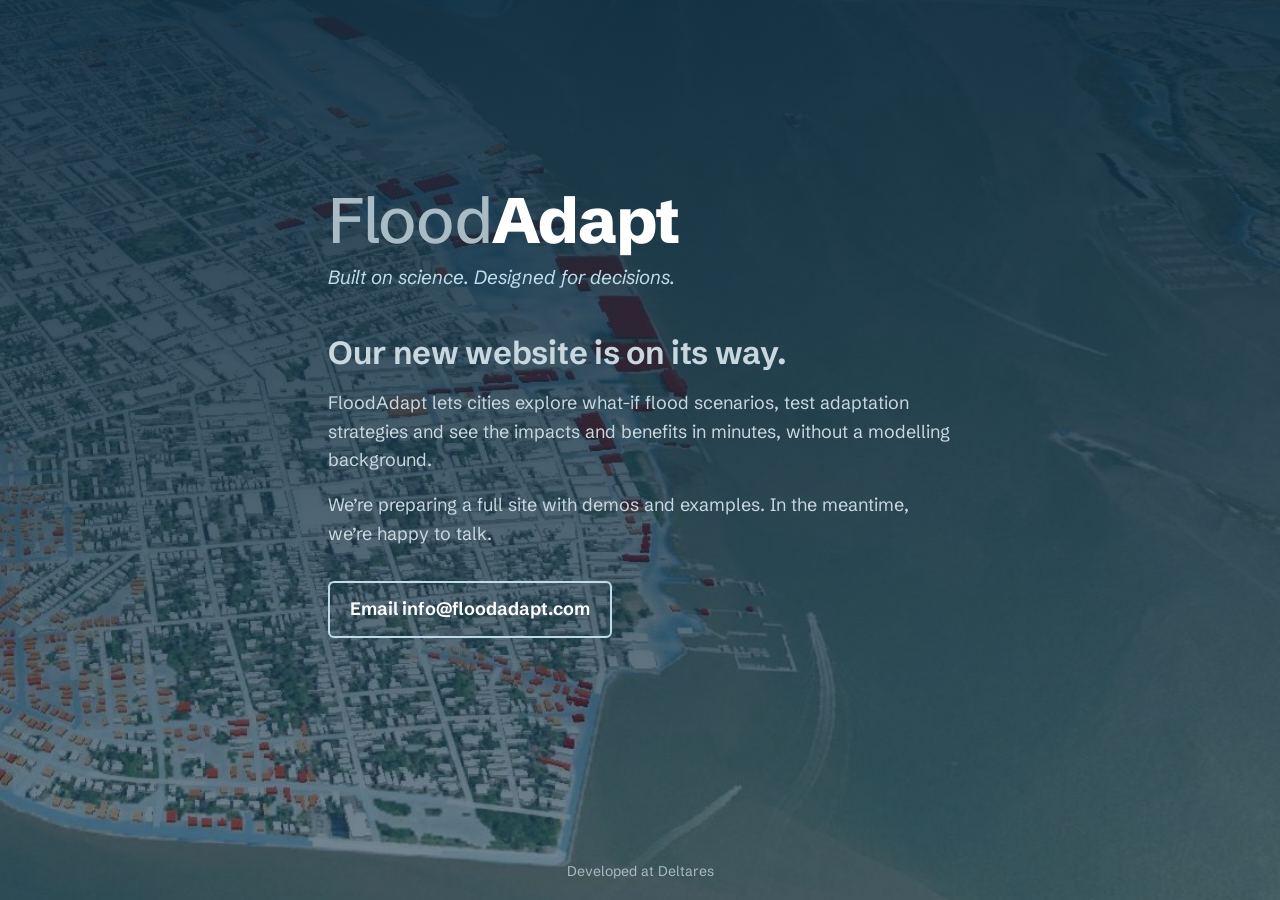
<file: index.html>
<!doctype html>
<html lang="en">
<head>
  <meta charset="utf-8">
  <meta name="viewport" content="width=device-width, initial-scale=1">
  <title>FloodAdapt — Coming soon</title>
  <meta name="description" content="FloodAdapt helps cities explore what-if flood scenarios and test adaptation strategies. Our new website is coming soon.">
  <link rel="icon" href="assets/favicon.svg" type="image/svg+xml">
  <link rel="preconnect" href="https://fonts.googleapis.com">
  <link rel="preconnect" href="https://fonts.gstatic.com" crossorigin>
  <link href="https://fonts.googleapis.com/css2?family=Schibsted+Grotesk:ital,wght@0,400..800;1,400..600&display=swap" rel="stylesheet">
  <style>
    :root {
      --navy: #0D2B3E;
      --slate: #557B90;
      --slate-light: #A9BCC6;
      --shallow: #BFDCEA;
      --paper: #F2F6F8;
      --muted: #C9D8DF;
    }
    * { box-sizing: border-box; }
    html, body { height: 100%; margin: 0; }
    body {
      font-family: "Schibsted Grotesk", system-ui, -apple-system, "Segoe UI", sans-serif;
      color: #fff;
      background: var(--navy);
      -webkit-font-smoothing: antialiased;
    }
    .page {
      min-height: 100%;
      display: grid;
      grid-template-rows: 1fr auto;
      background:
        linear-gradient(180deg, rgba(13,43,62,.92) 0%, rgba(13,43,62,.78) 45%, rgba(13,43,62,.55) 100%),
        url("assets/img/coming-soon-bg.jpg") 35% 45% / cover no-repeat,
        var(--navy);
    }
    main {
      align-self: center;
      width: 100%;
      max-width: 44rem;
      margin: 0 auto;
      padding: clamp(3rem, 10vh, 6rem) clamp(1.25rem, 5vw, 2.5rem);
    }
    .wordmark { font-size: clamp(2.6rem, 2rem + 3vw, 4rem); letter-spacing: -0.02em; line-height: 1; margin: 0; }
    .wm-flood { font-weight: 500; color: var(--slate-light); }
    .wm-adapt { font-weight: 800; color: #fff; }
    .tagline { font-style: italic; color: var(--shallow); font-size: 1.2rem; margin: .6rem 0 2.5rem; }
    .status {
      font-size: clamp(1.5rem, 1.2rem + 1.2vw, 2rem);
      font-weight: 650; line-height: 1.25; letter-spacing: -0.01em;
      margin: 0 0 1rem; max-width: 28ch;
    }
    p { font-size: 1.125rem; line-height: 1.6; color: var(--muted); margin: 0 0 1rem; max-width: 60ch; }
    .contact { margin-top: 2rem; }
    .contact a {
      display: inline-block; color: #fff; font-weight: 650; text-decoration: none;
      padding: .75rem 1.25rem; border: 2px solid var(--shallow); border-radius: 6px;
    }
    .contact a:hover { background: var(--shallow); color: var(--navy); }
    a:focus-visible { outline: 3px solid var(--shallow); outline-offset: 3px; }
    footer {
      padding: 1.25rem clamp(1.25rem, 5vw, 2.5rem);
      font-size: .875rem; color: var(--slate-light);
      text-align: center;
    }
  </style>
</head>
<body>
  <div class="page">
    <main>
      <h1 class="wordmark"><span class="wm-flood">Flood</span><span class="wm-adapt">Adapt</span></h1>
      <p class="tagline">Built on science. Designed for decisions.</p>

      <p class="status">Our new website is on its way.</p>
      <p>FloodAdapt lets cities explore what-if flood scenarios, test adaptation strategies and see the impacts and benefits in minutes, without a modelling background.</p>
      <p>We’re preparing a full site with demos and examples. In the meantime, we’re happy to talk.</p>

      <!-- Change the email address below (twice), or delete this block. -->
      <p class="contact"><a href="mailto:info@floodadapt.com">Email info@floodadapt.com</a></p>
    </main>
    <footer>Developed at Deltares</footer>
  </div>
</body>
</html>
</file>
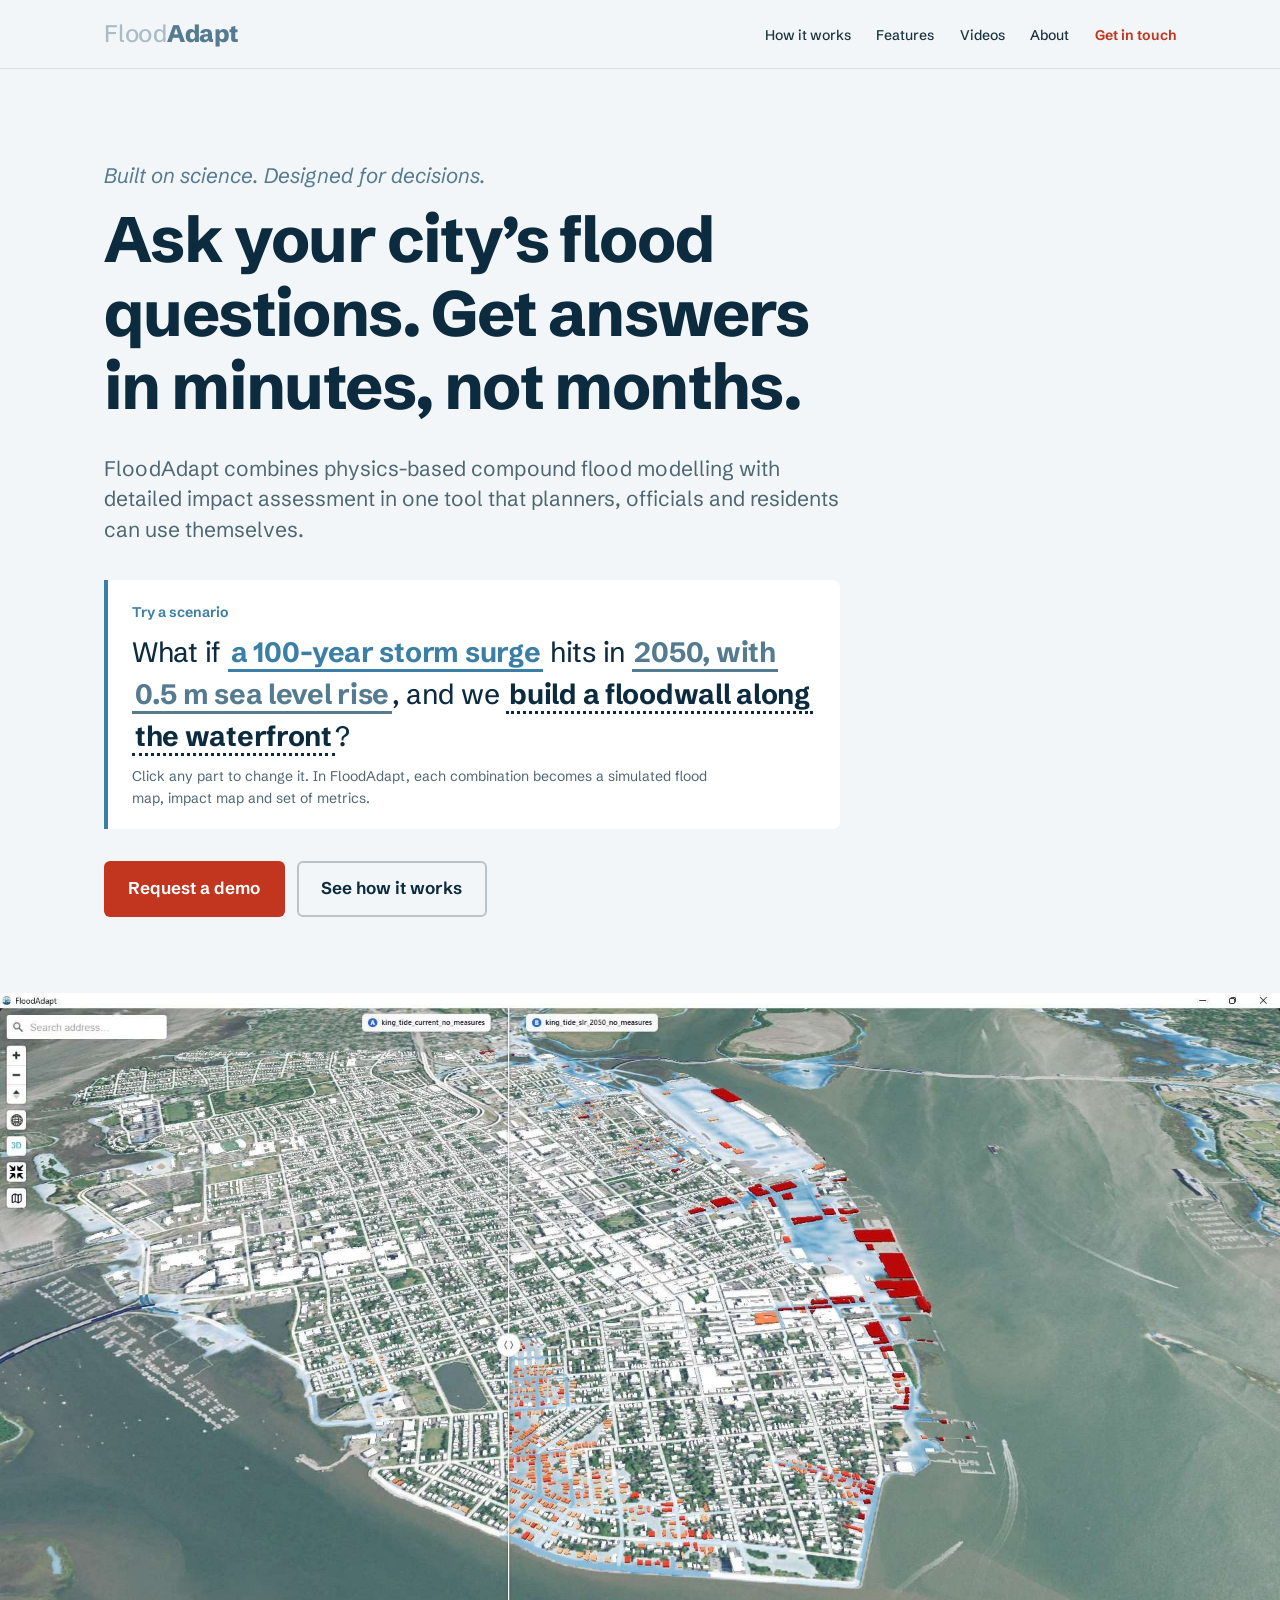
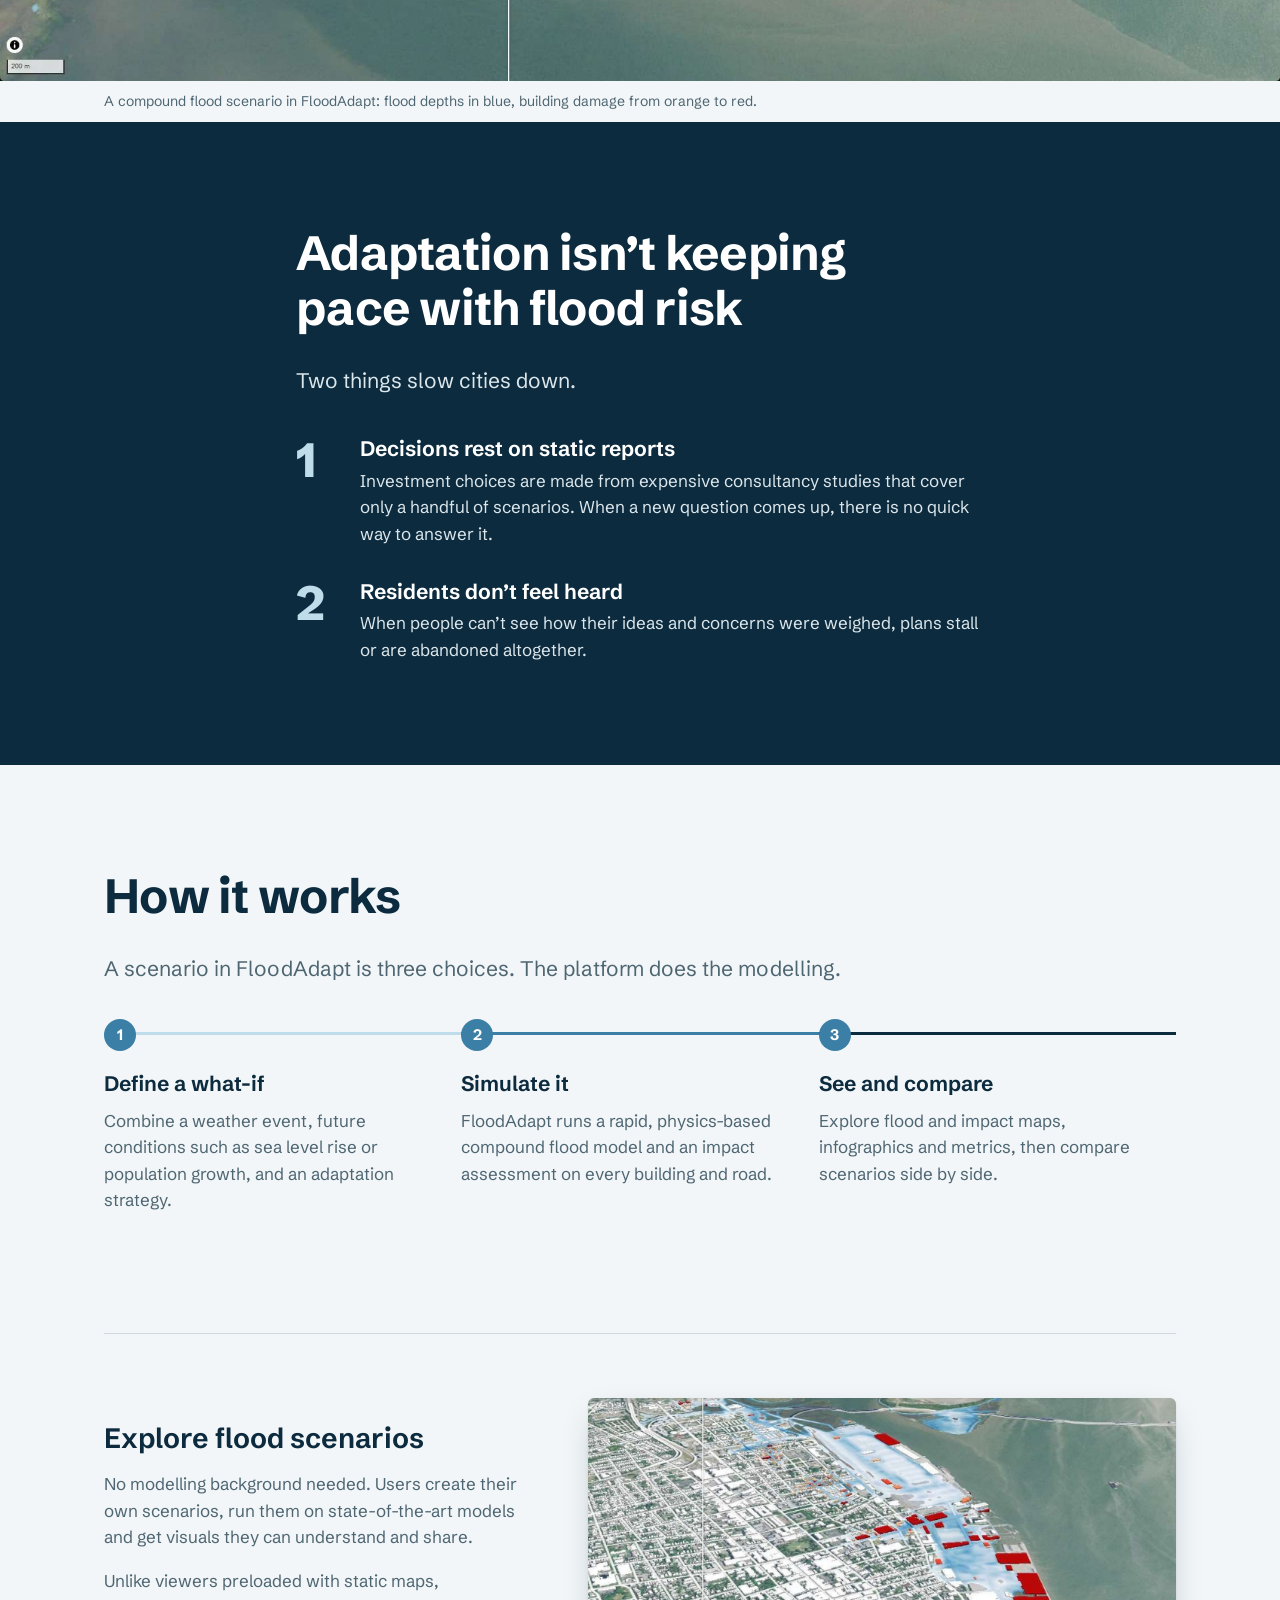
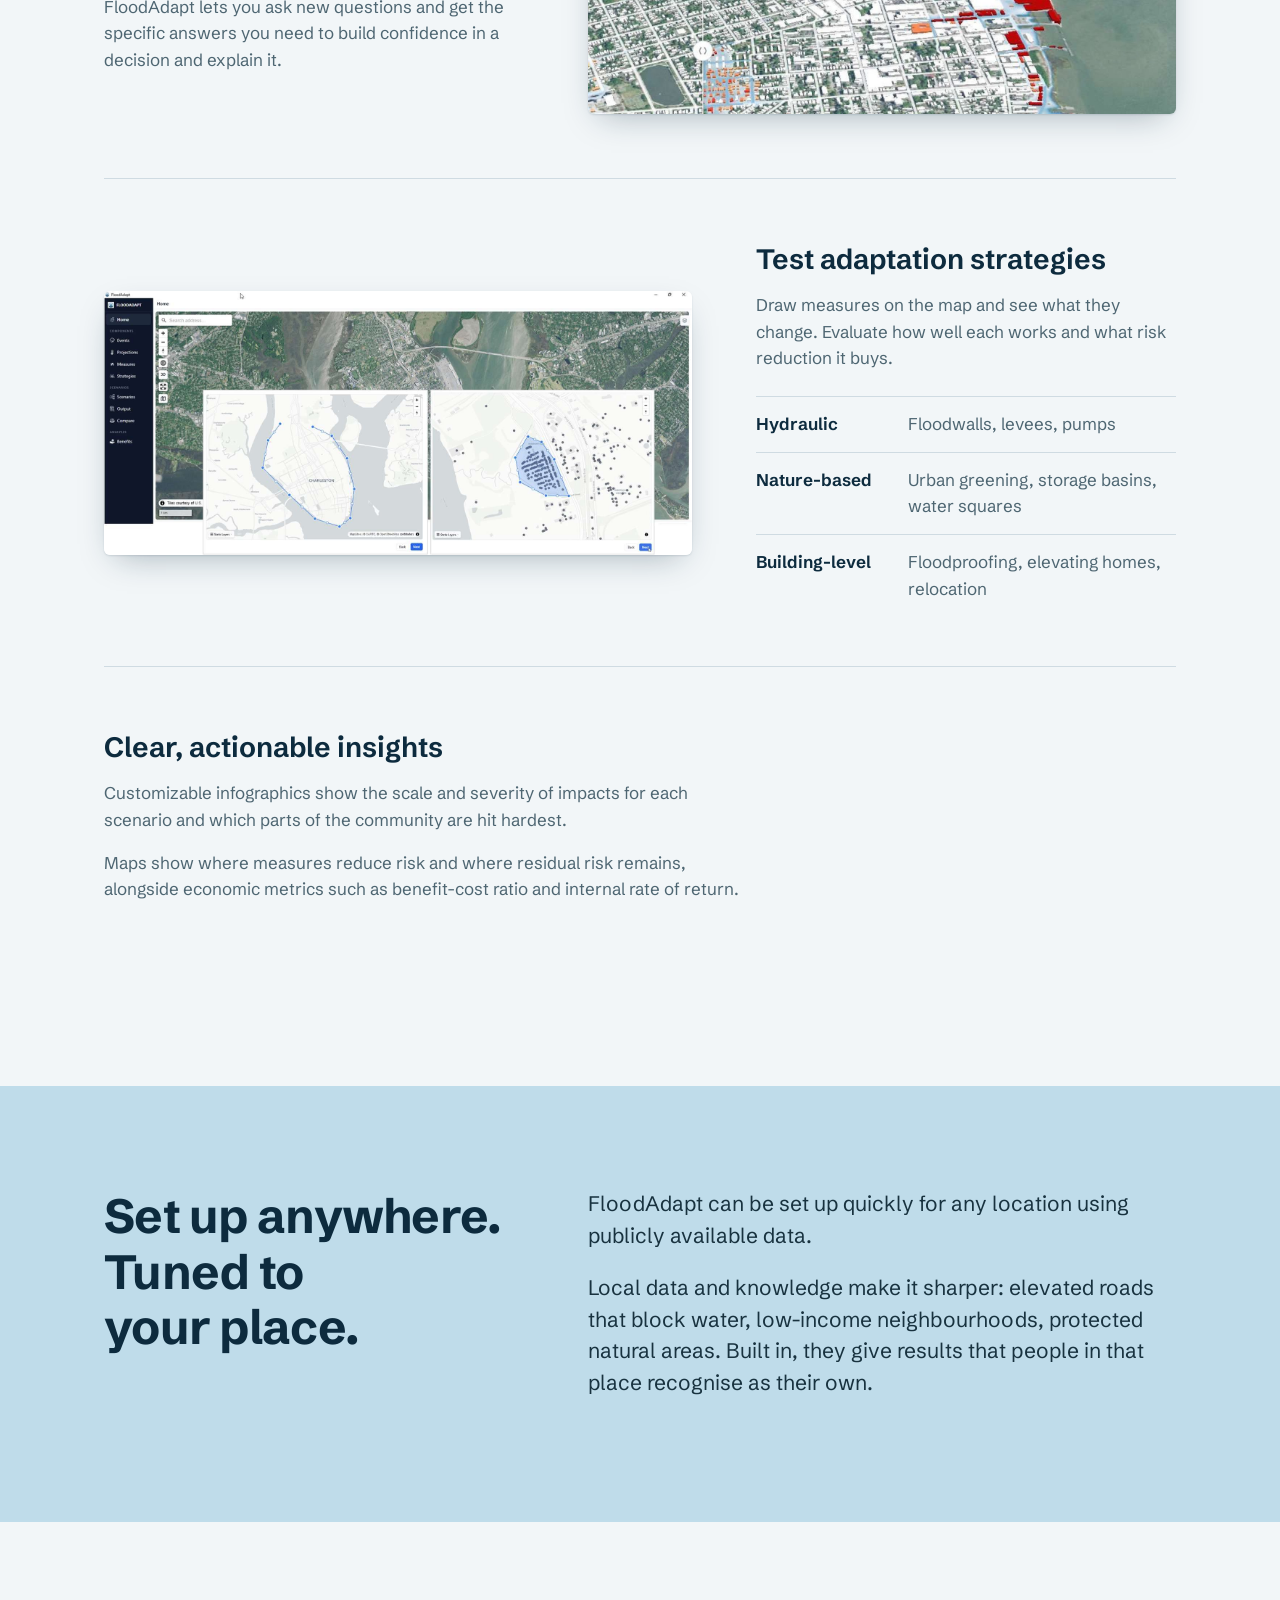
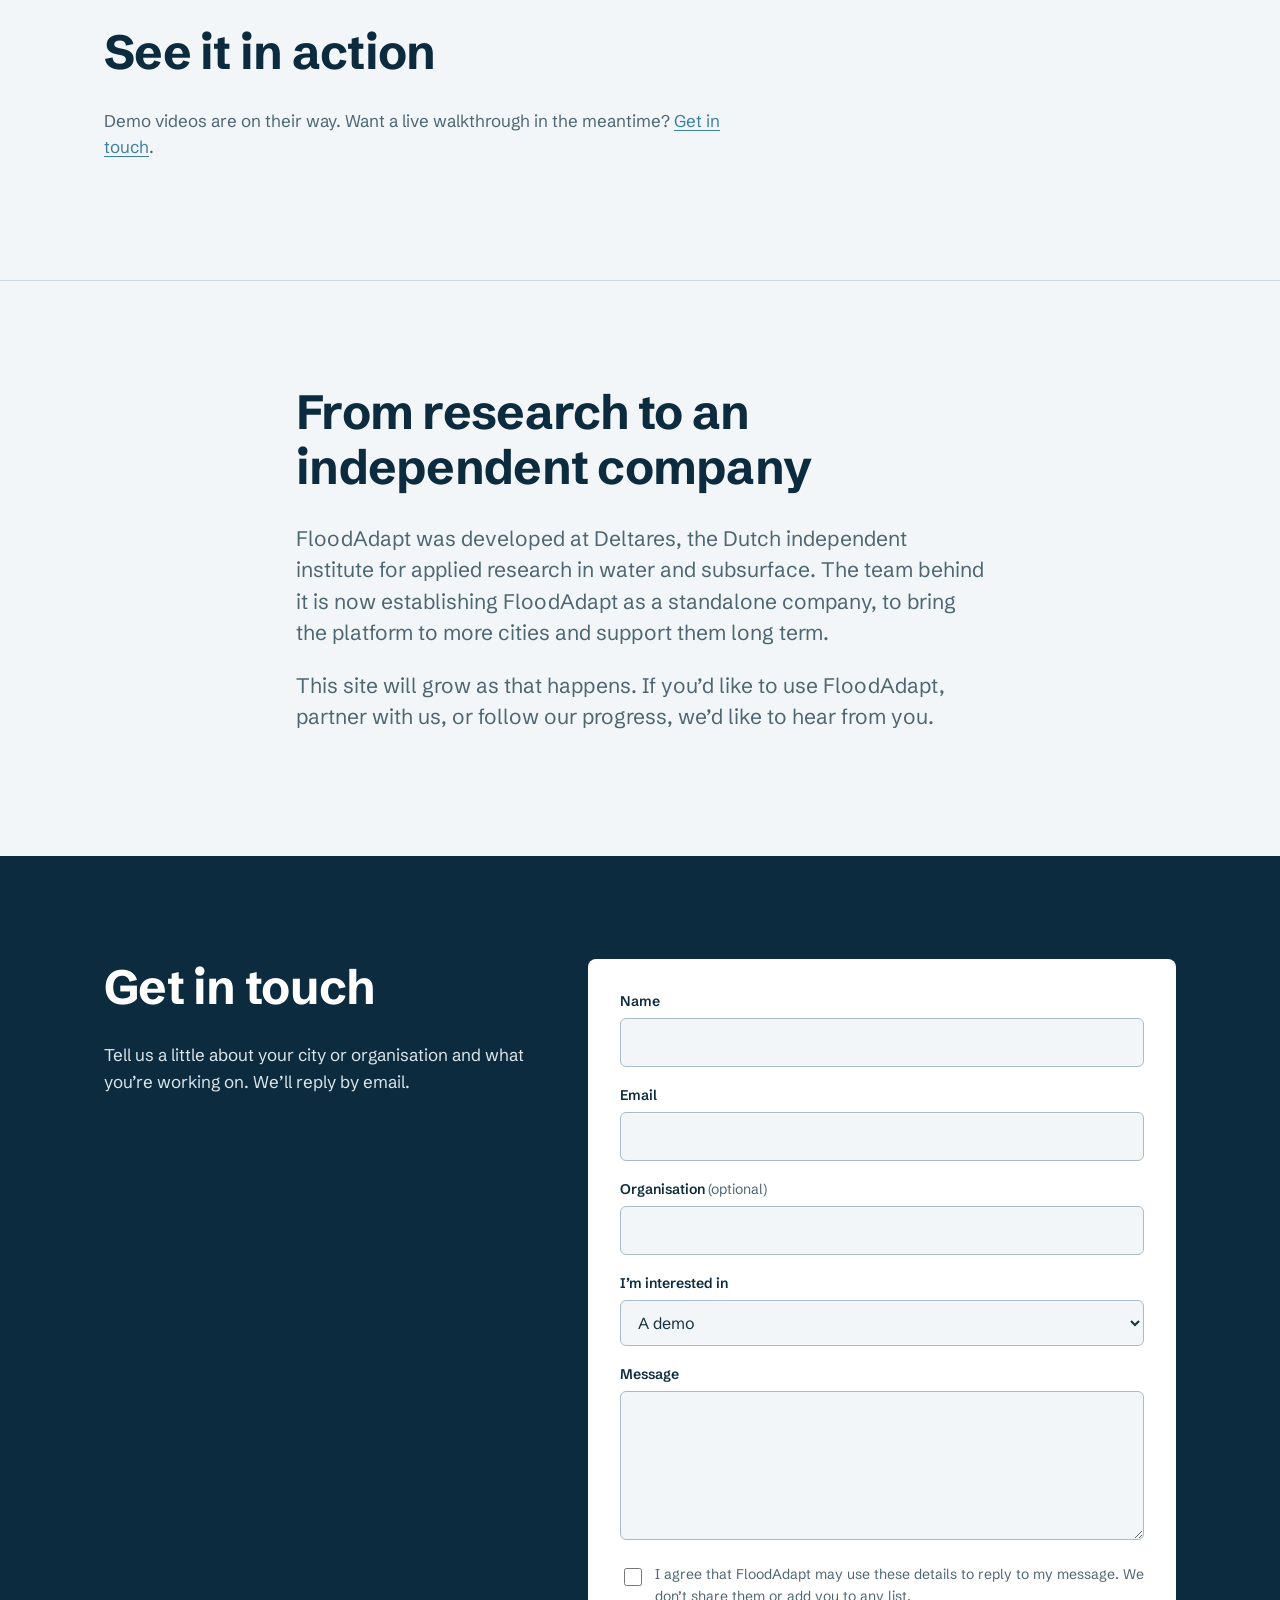
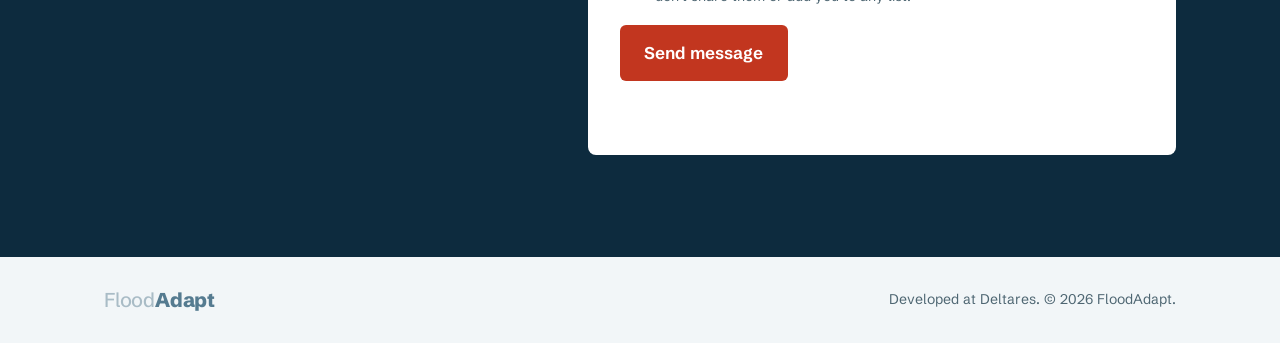
<file: preview.html>
<!doctype html>
<html lang="en">
<head>
  <meta charset="utf-8">
  <meta name="viewport" content="width=device-width, initial-scale=1">
  <title>FloodAdapt — Built on science. Designed for decisions.</title>
  <meta name="description" content="FloodAdapt lets cities explore what-if flood scenarios, test adaptation strategies and see impacts and benefits in minutes, without a modelling background.">
  <meta property="og:title" content="FloodAdapt">
  <meta property="og:description" content="Rapid compound flood modelling and impact assessment for adaptation decisions.">
  <meta property="og:image" content="https://floodadapt.com/assets/img/charleston-3d.jpg">
  <meta property="og:url" content="https://floodadapt.com/">
  <link rel="icon" href="assets/favicon.svg" type="image/svg+xml">
  <link rel="preconnect" href="https://fonts.googleapis.com">
  <link rel="preconnect" href="https://fonts.gstatic.com" crossorigin>
  <link href="https://fonts.googleapis.com/css2?family=Schibsted+Grotesk:ital,wght@0,400..900;1,400..700&display=swap" rel="stylesheet">
  <link rel="stylesheet" href="styles.css">
</head>
<body>
  <a class="skip" href="#main">Skip to content</a>

  <header class="site-header">
    <div class="wrap header-inner">
      <a href="#" class="wordmark" aria-label="FloodAdapt home"><span class="wm-flood">Flood</span><span class="wm-adapt">Adapt</span></a>
      <nav aria-label="Main">
        <ul class="nav">
          <li><a href="#how">How it works</a></li>
          <li><a href="#features">Features</a></li>
          <li><a href="#videos">Videos</a></li>
          <li><a href="#about">About</a></li>
          <li><a href="#contact" class="nav-cta">Get in touch</a></li>
        </ul>
      </nav>
    </div>
  </header>

  <main id="main">
    <!-- HERO -->
    <section class="hero">
      <div class="wrap hero-grid">
        <div class="hero-copy">
          <p class="tagline">Built on science. Designed for decisions.</p>
          <h1>Ask your city’s flood questions. Get answers in minutes, not months.</h1>
          <p class="lede">FloodAdapt combines physics-based compound flood modelling with detailed impact assessment in one tool that planners, officials and residents can use themselves.</p>

          <div class="whatif" aria-live="polite">
            <p class="whatif-label">Try a scenario</p>
            <p class="whatif-sentence">
              What if
              <span role="button" tabindex="0" class="chip chip-event" data-set="event">a 100-year storm surge</span>
              hits in
              <span role="button" tabindex="0" class="chip chip-future" data-set="future">2050, with 0.5 m sea level rise</span>,
              and we
              <span role="button" tabindex="0" class="chip chip-strategy" data-set="strategy">build a floodwall along the waterfront</span>?
            </p>
            <p class="whatif-note">Click any part to change it. In FloodAdapt, each combination becomes a simulated flood map, impact map and set of metrics.</p>
          </div>

          <div class="hero-actions">
            <a href="#contact" class="btn btn-primary">Request a demo</a>
            <a href="#how" class="btn btn-quiet">See how it works</a>
          </div>
        </div>
      </div>
      <figure class="hero-image">
        <img src="assets/img/charleston-3d.jpg" width="1920" height="1032"
             alt="FloodAdapt 3D view of a coastal city, with flooded streets in blue and impacted buildings shaded orange to red by damage.">
        <figcaption class="wrap">A compound flood scenario in FloodAdapt: flood depths in blue, building damage from orange to red.</figcaption>
      </figure>
    </section>

    <!-- PROBLEM -->
    <section class="problem" aria-labelledby="problem-h">
      <div class="wrap narrow">
        <h2 id="problem-h">Adaptation isn’t keeping pace with flood risk</h2>
        <p>Two things slow cities down.</p>
        <ol class="reasons">
          <li>
            <h3>Decisions rest on static reports</h3>
            <p>Investment choices are made from expensive consultancy studies that cover only a handful of scenarios. When a new question comes up, there is no quick way to answer it.</p>
          </li>
          <li>
            <h3>Residents don’t feel heard</h3>
            <p>When people can’t see how their ideas and concerns were weighed, plans stall or are abandoned altogether.</p>
          </li>
        </ol>
      </div>
    </section>

    <!-- HOW IT WORKS -->
    <section id="how" class="how" aria-labelledby="how-h">
      <div class="wrap">
        <h2 id="how-h">How it works</h2>
        <p class="section-intro">A scenario in FloodAdapt is three choices. The platform does the modelling.</p>
        <ol class="steps">
          <li>
            <h3>Define a what-if</h3>
            <p>Combine a weather event, future conditions such as sea level rise or population growth, and an adaptation strategy.</p>
          </li>
          <li>
            <h3>Simulate it</h3>
            <p>FloodAdapt runs a rapid, physics-based compound flood model and an impact assessment on every building and road.</p>
          </li>
          <li>
            <h3>See and compare</h3>
            <p>Explore flood and impact maps, infographics and metrics, then compare scenarios side by side.</p>
          </li>
        </ol>
      </div>
    </section>

    <!-- FEATURES -->
    <section id="features" class="features" aria-labelledby="features-h">
      <div class="wrap">
        <h2 id="features-h" class="visually-hidden">Features</h2>

        <article class="feature">
          <div class="feature-text">
            <h3>Explore flood scenarios</h3>
            <p>No modelling background needed. Users create their own scenarios, run them on state-of-the-art models and get visuals they can understand and share.</p>
            <p>Unlike viewers preloaded with static maps, FloodAdapt lets you ask new questions and get the specific answers you need to build confidence in a decision and explain it.</p>
          </div>
          <figure class="feature-media">
            <img src="assets/img/waterfront-detail.jpg" width="1560" height="840" loading="lazy"
                 alt="Close-up of a flooded waterfront in FloodAdapt, with the most damaged buildings shown in red.">
          </figure>
        </article>

        <article class="feature feature-flip">
          <div class="feature-text">
            <h3>Test adaptation strategies</h3>
            <p>Draw measures on the map and see what they change. Evaluate how well each works and what risk reduction it buys.</p>
            <dl class="measures">
              <div><dt>Hydraulic</dt><dd>Floodwalls, levees, pumps</dd></div>
              <div><dt>Nature-based</dt><dd>Urban greening, storage basins, water squares</dd></div>
              <div><dt>Building-level</dt><dd>Floodproofing, elevating homes, relocation</dd></div>
            </dl>
          </div>
          <figure class="feature-media">
            <img src="assets/img/strategies-ui.jpg" width="1621" height="728" loading="lazy"
                 alt="FloodAdapt interface showing a floodwall drawn along a peninsula and a polygon selecting buildings for elevation.">
          </figure>
        </article>

        <article class="feature">
          <div class="feature-text">
            <h3>Clear, actionable insights</h3>
            <p>Customizable infographics show the scale and severity of impacts for each scenario and which parts of the community are hit hardest.</p>
            <p>Maps show where measures reduce risk and where residual risk remains, alongside economic metrics such as benefit-cost ratio and internal rate of return.</p>
          </div>
          <figure class="feature-media placeholder" data-placeholder="Add an infographic or benefits screenshot: assets/img/insights.jpg">
            <!-- Replace this figure's contents with:
                 <img src="assets/img/insights.jpg" width="1600" height="900" loading="lazy" alt="...">
                 and remove the "placeholder" class and data-placeholder attribute. -->
          </figure>
        </article>
      </div>
    </section>

    <!-- ANYWHERE -->
    <section class="anywhere" aria-labelledby="anywhere-h">
      <div class="wrap anywhere-grid">
        <h2 id="anywhere-h">Set up anywhere. Tuned to your place.</h2>
        <div>
          <p>FloodAdapt can be set up quickly for any location using publicly available data.</p>
          <p>Local data and knowledge make it sharper: elevated roads that block water, low-income neighbourhoods, protected natural areas. Built in, they give results that people in that place recognise as their own.</p>
        </div>
      </div>
    </section>

    <!-- VIDEOS -->
    <section id="videos" class="videos" aria-labelledby="videos-h">
      <div class="wrap">
        <h2 id="videos-h">See it in action</h2>
        <!--
          To add a video, put its YouTube ID in data-youtube (the part after v= in the URL),
          OR a self-hosted file path in data-mp4 (e.g. assets/video/demo.mp4, keep it under ~50 MB).
          Videos with neither stay hidden on the live site.
        -->
        <div class="video-grid">
          <figure class="video" data-youtube="" data-mp4="" data-poster="assets/img/charleston-3d.jpg">
            <figcaption>Running a scenario from start to finish</figcaption>
          </figure>
          <figure class="video" data-youtube="" data-mp4="" data-poster="assets/img/strategies-ui.jpg">
            <figcaption>Designing and comparing an adaptation strategy</figcaption>
          </figure>
        </div>
        <p class="videos-empty">Demo videos are on their way. Want a live walkthrough in the meantime? <a href="#contact">Get in touch</a>.</p>
      </div>
    </section>

    <!-- ABOUT -->
    <section id="about" class="about" aria-labelledby="about-h">
      <div class="wrap narrow">
        <h2 id="about-h">From research to an independent company</h2>
        <p>FloodAdapt was developed at Deltares, the Dutch independent institute for applied research in water and subsurface. The team behind it is now establishing FloodAdapt as a standalone company, to bring the platform to more cities and support them long term.</p>
        <p>This site will grow as that happens. If you’d like to use FloodAdapt, partner with us, or follow our progress, we’d like to hear from you.</p>
      </div>
    </section>

    <!-- CONTACT -->
    <section id="contact" class="contact" aria-labelledby="contact-h">
      <div class="wrap contact-grid">
        <div>
          <h2 id="contact-h">Get in touch</h2>
          <p>Tell us a little about your city or organisation and what you’re working on. We’ll reply by email.</p>
        </div>

        <!-- Form handled by Formspree. Replace YOUR_FORM_ID (see README). -->
        <form class="contact-form" action="https://formspree.io/f/xgaoljdb" method="POST" novalidate>
          <div class="field">
            <label for="name">Name</label>
            <input id="name" name="name" type="text" autocomplete="name" required>
          </div>
          <div class="field">
            <label for="email">Email</label>
            <input id="email" name="email" type="email" autocomplete="email" required>
          </div>
          <div class="field">
            <label for="org">Organisation <span class="opt">(optional)</span></label>
            <input id="org" name="organisation" type="text" autocomplete="organization">
          </div>
          <div class="field">
            <label for="interest">I’m interested in</label>
            <select id="interest" name="interest">
              <option>A demo</option>
              <option>Using FloodAdapt for my city or region</option>
              <option>Partnering or collaborating</option>
              <option>Research use</option>
              <option>Something else</option>
            </select>
          </div>
          <div class="field">
            <label for="message">Message</label>
            <textarea id="message" name="message" rows="5" required></textarea>
          </div>
          <!-- spam honeypot: leave hidden -->
          <input type="text" name="_gotcha" class="hp" tabindex="-1" autocomplete="off" aria-hidden="true">
          <div class="field check">
            <input id="consent" name="consent" type="checkbox" value="yes" required>
            <label for="consent">I agree that FloodAdapt may use these details to reply to my message. We don’t share them or add you to any list.</label>
          </div>
          <button type="submit" class="btn btn-primary">Send message</button>
          <p class="form-status" role="status" aria-live="polite"></p>
        </form>
      </div>
    </section>
  </main>

  <footer class="site-footer">
    <div class="wrap footer-inner">
      <a href="#" class="wordmark small" aria-label="FloodAdapt home"><span class="wm-flood">Flood</span><span class="wm-adapt">Adapt</span></a>
      <p>Developed at Deltares. © <span id="year">2026</span> FloodAdapt.</p>
    </div>
  </footer>

  <script src="main.js" defer></script>
</body>
</html>
</file>
<file: styles.css>
:root {
  --navy: #0D2B3E;
  --slate: #557B90;
  --slate-light: #A9BCC6;
  --shallow: #BFDCEA;
  --deep: #3C7FA6;
  --paper: #F2F6F8;
  --white: #FFFFFF;
  --impact: #C2361F;
  --impact-dark: #9E2a17;
  --ink: #18323F;
  --muted: #4E6672;

  --font: "Schibsted Grotesk", system-ui, -apple-system, "Segoe UI", sans-serif;
  --step--1: 0.875rem;
  --step-0: 1.0625rem;
  --step-1: 1.3125rem;
  --step-2: 1.75rem;
  --step-3: clamp(2rem, 1.4rem + 2.4vw, 3rem);
  --step-4: clamp(2.4rem, 1.5rem + 3.6vw, 4rem);

  --gutter: clamp(1rem, 4vw, 2.5rem);
  --section: clamp(4rem, 8vw, 7.5rem);
  --maxw: 72rem;
}

*, *::before, *::after { box-sizing: border-box; }
html { scroll-behavior: smooth; scroll-padding-top: 5rem; }
@media (prefers-reduced-motion: reduce) { html { scroll-behavior: auto; } }

body {
  margin: 0;
  font-family: var(--font);
  font-size: var(--step-0);
  line-height: 1.55;
  color: var(--ink);
  background: var(--paper);
  -webkit-font-smoothing: antialiased;
}
img { max-width: 100%; height: auto; display: block; }
h1, h2, h3 { line-height: 1.15; margin: 0 0 0.6em; text-wrap: balance; }
h2 { font-size: var(--step-3); font-weight: 700; letter-spacing: -0.015em; color: var(--navy); }
h3 { font-size: var(--step-1); font-weight: 650; color: var(--navy); }
p { margin: 0 0 1em; max-width: 65ch; }
a { color: var(--deep); text-underline-offset: 0.18em; }
a:hover { color: var(--navy); }
:focus-visible { outline: 3px solid var(--deep); outline-offset: 3px; border-radius: 2px; }

.wrap { width: 100%; max-width: var(--maxw); margin: 0 auto; padding: 0 var(--gutter); }
.narrow { max-width: 48rem; }
.visually-hidden { position: absolute !important; width: 1px; height: 1px; overflow: hidden; clip: rect(0 0 0 0); white-space: nowrap; }
.skip { position: absolute; left: -999px; top: 0; background: var(--navy); color: #fff; padding: .6rem 1rem; z-index: 100; }
.skip:focus { left: 1rem; top: 1rem; }

/* Wordmark — mirrors the brochure: light "Flood", bold "Adapt" */
.wordmark { text-decoration: none; font-size: 1.5rem; letter-spacing: -0.01em; line-height: 1; }
.wm-flood { font-weight: 500; color: var(--slate-light); }
.wm-adapt { font-weight: 800; color: var(--slate); }
.wordmark.small { font-size: 1.25rem; }

/* Header */
.site-header {
  position: sticky; top: 0; z-index: 50;
  background: color-mix(in srgb, var(--paper) 92%, transparent);
  backdrop-filter: blur(8px);
  border-bottom: 1px solid color-mix(in srgb, var(--slate) 18%, transparent);
}
.header-inner { display: flex; align-items: center; justify-content: space-between; gap: 1rem; min-height: 4.25rem; }
.nav { display: flex; gap: clamp(.75rem, 2vw, 1.75rem); list-style: none; margin: 0; padding: 0; align-items: center; }
.nav a { color: var(--ink); text-decoration: none; font-size: var(--step--1); font-weight: 500; }
.nav a:hover { color: var(--deep); }
.nav .nav-cta { color: var(--impact); font-weight: 650; }
@media (max-width: 760px) {
  .nav li:not(:last-child) { display: none; }
}

/* Buttons */
.btn {
  display: inline-flex; align-items: center; justify-content: center;
  font: inherit; font-weight: 650; font-size: var(--step-0);
  padding: .8rem 1.4rem; border-radius: 6px; text-decoration: none; cursor: pointer;
  border: 2px solid transparent;
}
.btn-primary { background: var(--impact); color: #fff; }
.btn-primary:hover { background: var(--impact-dark); color: #fff; }
.btn-quiet { color: var(--navy); border-color: color-mix(in srgb, var(--navy) 25%, transparent); }
.btn-quiet:hover { border-color: var(--navy); color: var(--navy); }

/* Hero */
.hero { padding-top: clamp(3rem, 7vw, 6rem); }
.hero-copy { max-width: 46rem; }
.tagline { color: var(--slate); font-style: italic; font-size: var(--step-1); margin-bottom: .75rem; }
.hero h1 { font-size: var(--step-4); font-weight: 750; letter-spacing: -0.025em; color: var(--navy); margin-bottom: .45em; }
.lede { font-size: var(--step-1); color: var(--muted); line-height: 1.45; }

.whatif {
  margin: 2.25rem 0 2rem;
  padding: 1.4rem 1.5rem 1.2rem;
  background: var(--white);
  border-left: 4px solid var(--deep);
  border-radius: 0 8px 8px 0;
}
.whatif-label { font-size: var(--step--1); font-weight: 650; color: var(--deep); margin-bottom: .4rem; }
.whatif-sentence { font-size: var(--step-2); line-height: 1.5; font-weight: 450; color: var(--navy); letter-spacing: -0.01em; margin-bottom: .6rem; max-width: none; }
.chip {
  display: inline; text-align: left;
  font: inherit; color: inherit; cursor: pointer;
  -webkit-box-decoration-break: clone; box-decoration-break: clone;
  background: none; border: 0; padding: 0 .1em;
  border-bottom: 3px solid currentColor;
  font-weight: 700;
}
.chip-event { color: var(--deep); }
.chip-future { color: var(--slate); }
.chip-strategy { color: var(--navy); border-bottom-style: dotted; }
.chip:hover { background: var(--shallow); }
.chip.changed { animation: rise .45s ease-out; }
@keyframes rise {
  from { box-shadow: inset 0 -0.2em 0 var(--shallow); }
  to { box-shadow: inset 0 -1.6em 0 transparent; }
}
@media (prefers-reduced-motion: reduce) { .chip.changed { animation: none; } }
@media (max-width: 600px) {
  .whatif { padding: 1.1rem 1.1rem 1rem; }
  .whatif-sentence { font-size: var(--step-1); }
  .hero-image img { aspect-ratio: 4 / 3; }
}
.whatif-note { font-size: var(--step--1); color: var(--muted); margin: 0; }

.hero-actions { display: flex; flex-wrap: wrap; gap: .75rem; }

.hero-image { margin: clamp(3rem, 6vw, 5rem) 0 0; }
.hero-image img { width: 100%; max-height: 78vh; object-fit: cover; object-position: 50% 45%; }
.hero-image figcaption { font-size: var(--step--1); color: var(--muted); padding-top: .6rem; padding-bottom: .6rem; }

/* Problem */
.problem { background: var(--navy); color: #DCE7EC; padding: var(--section) 0; }
.problem h2 { color: #fff; }
.problem > .wrap > p { font-size: var(--step-1); }
.reasons { list-style: none; counter-reset: r; padding: 0; margin: 2.5rem 0 0; display: grid; gap: 2rem; }
.reasons li { counter-increment: r; display: grid; grid-template-columns: 3rem 1fr; column-gap: 1rem; }
.reasons li::before {
  content: counter(r); grid-row: span 2;
  font-size: var(--step-3); font-weight: 800; line-height: 1; color: var(--shallow);
}
.reasons h3 { color: #fff; margin-bottom: .35em; }
.reasons p { margin: 0; }

/* How it works */
.how { padding: var(--section) 0; }
.section-intro { font-size: var(--step-1); color: var(--muted); }
.steps { list-style: none; padding: 0; margin: 3rem 0 0; display: grid; grid-template-columns: repeat(3, 1fr); gap: 0; counter-reset: s; }
.steps li { counter-increment: s; padding: 1.5rem 1.75rem 0 0; border-top: 3px solid var(--shallow); position: relative; }
.steps li::before {
  content: counter(s);
  position: absolute; top: -1.05rem; left: 0;
  width: 2rem; height: 2rem; border-radius: 50%;
  display: grid; place-items: center;
  background: var(--deep); color: #fff; font-weight: 700; font-size: .95rem;
}
.steps li:nth-child(2) { border-top-color: var(--deep); }
.steps li:nth-child(3) { border-top-color: var(--navy); }
.steps h3 { margin-top: .75rem; }
.steps p { color: var(--muted); }
@media (max-width: 760px) {
  .steps { grid-template-columns: 1fr; gap: 2.5rem; }
}

/* Features */
.features { padding: 0 0 var(--section); }
.feature {
  display: grid; grid-template-columns: 5fr 7fr; gap: clamp(2rem, 5vw, 4.5rem);
  align-items: center; padding: clamp(2.5rem, 5vw, 4rem) 0;
  border-top: 1px solid color-mix(in srgb, var(--slate) 22%, transparent);
}
.feature-flip { grid-template-columns: 7fr 5fr; }
.feature-flip .feature-text { order: 2; }
.feature h3 { font-size: var(--step-2); }
.feature-text p { color: var(--muted); }
.feature-media { margin: 0; }
.feature-media img { border-radius: 6px; box-shadow: 0 1px 2px rgba(13,43,62,.12), 0 12px 32px -12px rgba(13,43,62,.35); }
.placeholder {
  aspect-ratio: 16 / 9; border: 2px dashed var(--slate-light); border-radius: 6px;
  display: grid; place-items: center; padding: 1.5rem; text-align: center;
  color: var(--slate); font-size: var(--step--1); background: var(--white);
}
.placeholder::after { content: attr(data-placeholder); }
.is-live .placeholder { display: none; }
.is-live .feature:has(.placeholder) { grid-template-columns: 1fr; }

.measures { margin: 1.5rem 0 0; display: grid; gap: .9rem; }
.measures div { display: grid; grid-template-columns: 8.5rem 1fr; gap: 1rem; padding-top: .9rem; border-top: 1px solid color-mix(in srgb, var(--slate) 22%, transparent); }
.measures dt { font-weight: 650; color: var(--navy); }
.measures dd { margin: 0; color: var(--muted); }
@media (max-width: 860px) {
  .feature, .feature-flip { grid-template-columns: 1fr; }
  .feature-flip .feature-text { order: 0; }
}

/* Anywhere */
.anywhere { background: var(--shallow); padding: var(--section) 0; }
.anywhere-grid { display: grid; grid-template-columns: 5fr 7fr; gap: clamp(2rem, 5vw, 4.5rem); }
.anywhere h2 { margin: 0; }
.anywhere p { font-size: var(--step-1); line-height: 1.5; color: var(--ink); }
@media (max-width: 860px) { .anywhere-grid { grid-template-columns: 1fr; } }

/* Videos */
.videos { padding: var(--section) 0; }
.video-grid { display: grid; grid-template-columns: repeat(2, 1fr); gap: 2rem; margin-top: 2rem; }
.video { margin: 0; }
.video-frame { position: relative; aspect-ratio: 16 / 9; background: var(--navy); border-radius: 6px; overflow: hidden; }
.video-frame iframe, .video-frame video, .video-frame img { position: absolute; inset: 0; width: 100%; height: 100%; border: 0; object-fit: cover; }
.video-frame .play {
  position: absolute; inset: 0; width: 100%; border: 0; cursor: pointer;
  background: linear-gradient(to top, rgba(13,43,62,.75), rgba(13,43,62,.1));
  color: #fff; font: inherit; font-weight: 650; display: flex; align-items: flex-end; justify-content: flex-start;
  padding: 1.25rem; gap: .75rem;
}
.video-frame .play svg { width: 2.75rem; height: 2.75rem; flex: none; }
.video-frame .play span { padding-bottom: .55rem; font-size: var(--step--1); }
.video-frame.empty { display: grid; place-items: center; color: var(--slate-light); font-size: var(--step--1); padding: 1rem; text-align: center; }
.video figcaption { padding-top: .75rem; font-weight: 600; color: var(--navy); }
.videos-empty { display: none; color: var(--muted); }
.is-live .video.unset { display: none; }
.is-live .videos.no-videos .video-grid { display: none; }
.is-live .videos.no-videos .videos-empty { display: block; }
@media (max-width: 760px) { .video-grid { grid-template-columns: 1fr; } }

/* About */
.about { padding: var(--section) 0; border-top: 1px solid color-mix(in srgb, var(--slate) 22%, transparent); }
.about p { color: var(--muted); font-size: var(--step-1); line-height: 1.5; }

/* Contact */
.contact { background: var(--navy); color: #DCE7EC; padding: var(--section) 0; }
.contact h2 { color: #fff; }
.contact-grid { display: grid; grid-template-columns: 5fr 7fr; gap: clamp(2rem, 5vw, 4.5rem); }
.contact-form { background: var(--white); color: var(--ink); padding: clamp(1.25rem, 3vw, 2rem); border-radius: 8px; }
.field { margin-bottom: 1.1rem; }
.field label { display: block; font-weight: 600; font-size: var(--step--1); margin-bottom: .35rem; color: var(--navy); }
.opt { font-weight: 400; color: var(--muted); }
input[type=text], input[type=email], select, textarea {
  width: 100%; font: inherit; font-size: 1rem; color: var(--ink);
  padding: .7rem .8rem; border: 1px solid var(--slate-light); border-radius: 6px; background: var(--paper);
}
input:focus, select:focus, textarea:focus { outline: 3px solid var(--shallow); border-color: var(--deep); }
textarea { resize: vertical; }
.field.check { display: grid; grid-template-columns: auto 1fr; gap: .65rem; align-items: start; }
.field.check input { margin-top: .25rem; width: 1.1rem; height: 1.1rem; accent-color: var(--deep); }
.field.check label { font-weight: 400; color: var(--muted); margin: 0; }
.hp { position: absolute; left: -9999px; }
.form-status { margin: 1rem 0 0; font-weight: 600; min-height: 1.5em; }
.form-status.ok { color: #1F6B45; }
.form-status.err { color: var(--impact); }
.field-error { border-color: var(--impact) !important; }
@media (max-width: 860px) { .contact-grid { grid-template-columns: 1fr; } }

/* Footer */
.site-footer { padding: 2rem 0; background: var(--paper); }
.footer-inner { display: flex; flex-wrap: wrap; justify-content: space-between; align-items: center; gap: 1rem; }
.site-footer p { margin: 0; font-size: var(--step--1); color: var(--muted); }
</file>
